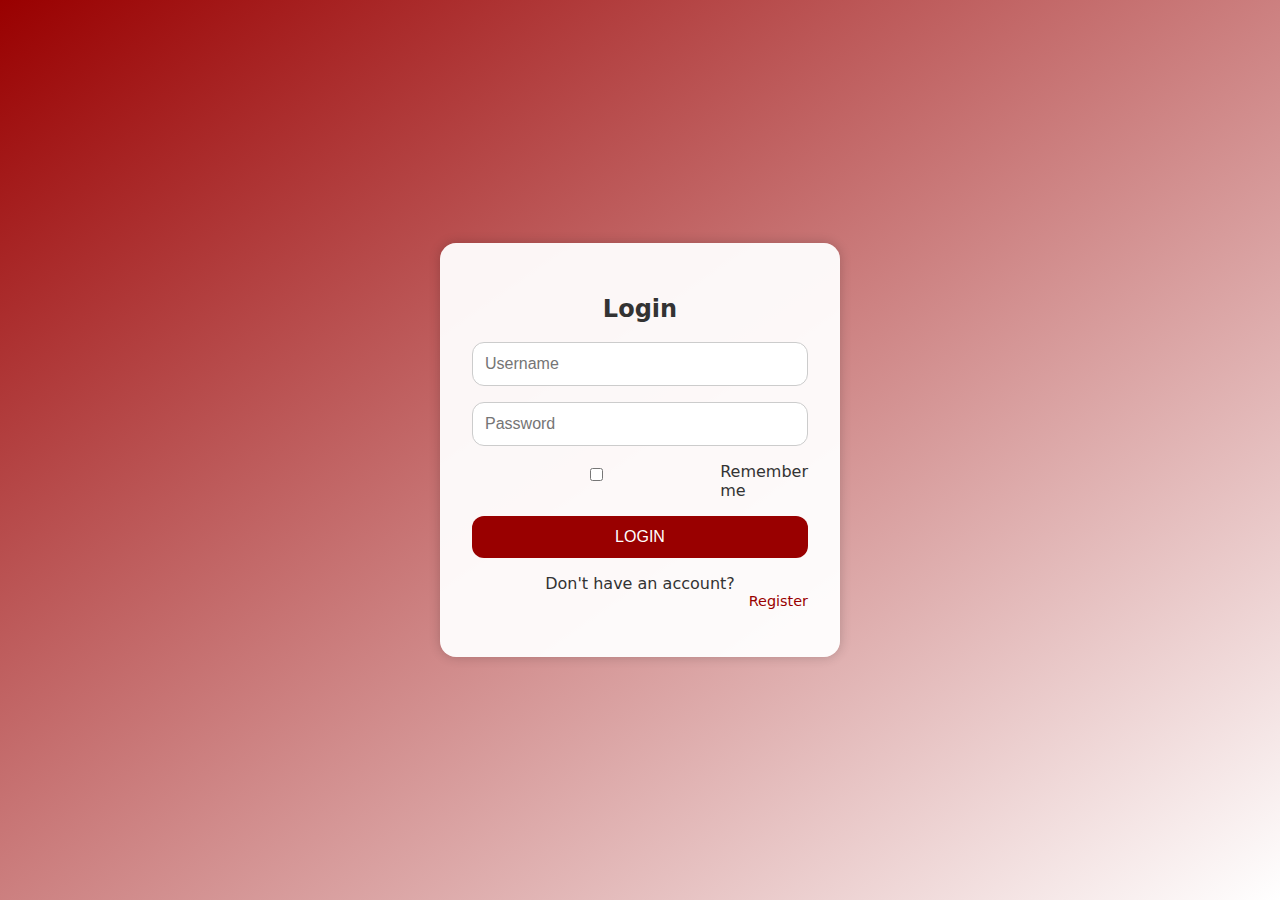
<file: login.html>
<!DOCTYPE html>
<html lang="en">
<head>
  <meta charset="UTF-8" />
  <meta name="viewport" content="width=device-width, initial-scale=1" />
  <title>Login</title>
  <link rel="stylesheet" href="styles.css" />
</head>
<body class="login-page">
  <div class="auth-card">
    <h2 style="text-align:center;">Login</h2>
    <form id="loginForm">
      <input type="text" id="loginEmail" placeholder="Username" required />
      <input type="password" id="loginPassword" placeholder="Password" required />
      <div class="checkbox">
        <input type="checkbox" id="rememberMe" />
        <label for="rememberMe">Remember me</label>
      </div>
      <button type="submit">LOGIN</button>
    </form>
    <p id="loginMessage"></p>
    <p style="text-align:center;">Don't have an account? <a href="register.html" class="link">Register</a></p>
  </div>
  <script src="script.js"></script>
</body>
</html>
</file>
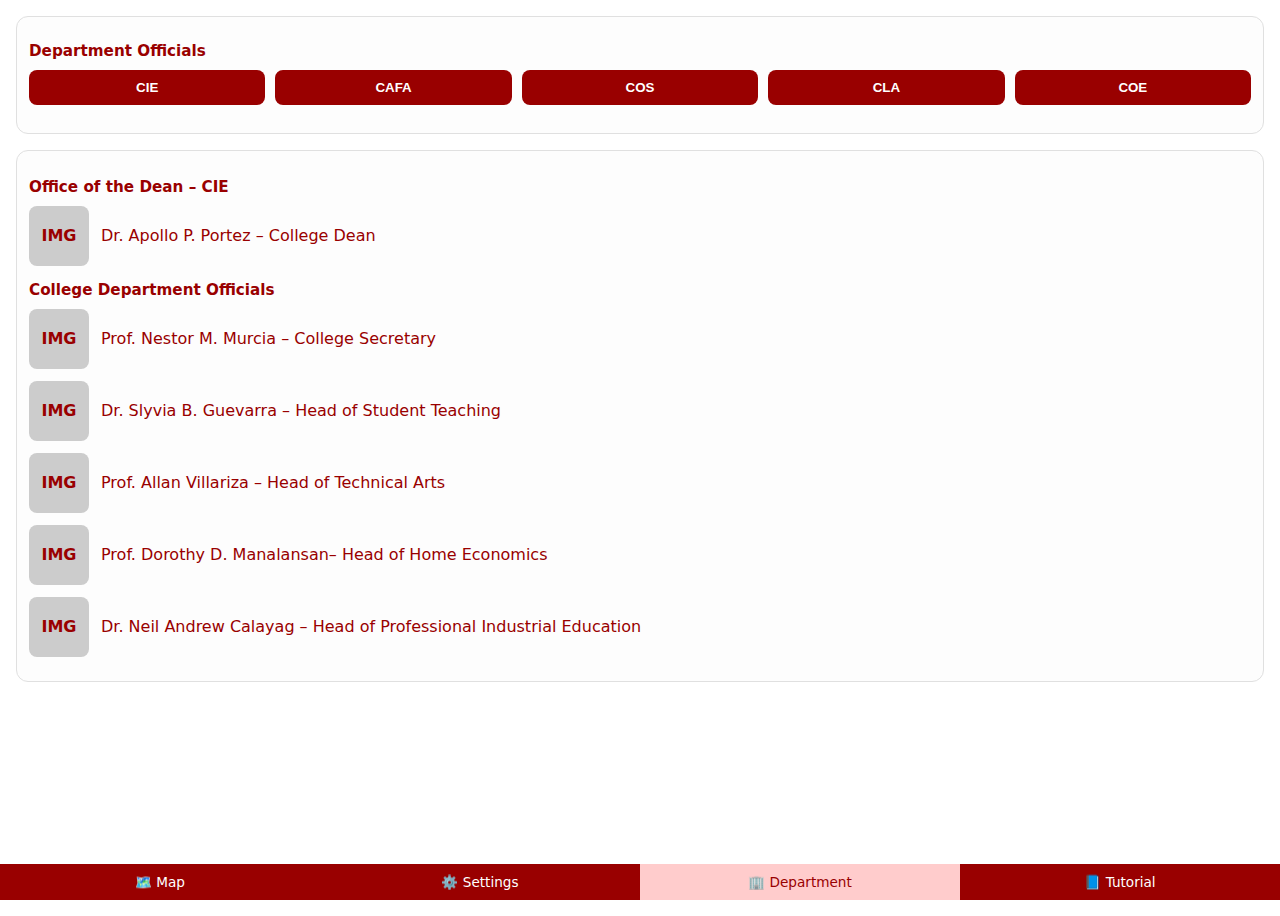
<file: officials.html>
<!DOCTYPE html>
<html lang="en">
<head>
  <meta charset="UTF-8" />
  <meta name="viewport" content="width=device-width, initial-scale=1" />
  <title>Department Officials</title>
  <link rel="stylesheet" href="styles.css" />
</head>
<body>
  <main class="content">
    <!-- Page Title -->
    <section class="card">
      <h2 class="section-title">Department Officials</h2>

      <!-- Department Selector -->
      <div class="btn-group">
        <button class="dept-btn" onclick="showDept('cie')">CIE</button>
        <button class="dept-btn" onclick="showDept('cafa')">CAFA</button>
        <button class="dept-btn" onclick="showDept('cos')">COS</button>
        <button class="dept-btn" onclick="showDept('cla')">CLA</button>
        <button class="dept-btn" onclick="showDept('coe')">COE</button>
      </div>
    </section>

    <!-- CIE Section -->
    <section class="card dept-section" id="cie">
      <h3 class="section-title">Office of the Dean – CIE</h3>
      <div class="official">
        <div class="img-placeholder">IMG</div>
        <div class="info">Dr. Apollo P. Portez – College Dean</div>
      </div>
      <h3 class="section-title">College Department Officials</h3>
      <div class="official"><div class="img-placeholder">IMG</div><div class="info">Prof. Nestor M. Murcia – College Secretary</div></div>
      <div class="official"><div class="img-placeholder">IMG</div><div class="info">Dr. Slyvia B. Guevarra – Head of Student Teaching</div></div>
      <div class="official"><div class="img-placeholder">IMG</div><div class="info">Prof. Allan Villariza – Head of Technical Arts</div></div>
      <div class="official"><div class="img-placeholder">IMG</div><div class="info">Prof. Dorothy D. Manalansan– Head of Home Economics</div></div>
      <div class="official"><div class="img-placeholder">IMG</div><div class="info">Dr. Neil Andrew Calayag – Head of Professional Industrial Education</div></div>
    </section>

    <!-- CAFA Section -->
    <section class="card dept-section" id="cafa" style="display:none;">
      <h3 class="section-title">Office of the Dean – CAFA</h3>
      <div class="official"><div class="img-placeholder">IMG</div><div class="info">Prof. Elpido T. Balais Jr. – College Dean</div></div>
      <h3 class="section-title">College Department Officials</h3>
      <div class="official"><div class="img-placeholder">IMG</div><div class="info">Ar. Rosellia Rowena Manzano – College Secretary</div></div>
      <div class="official"><div class="img-placeholder">IMG</div><div class="info">Ar. Rosellia Rowena Manzano – Head of Architecture Department</div></div>
      <div class="official"><div class="img-placeholder">IMG</div><div class="info">Prof. Wilma Enriquez – Head of Architecture Department</div></div>
      <div class="official"><div class="img-placeholder">IMG</div><div class="info">Prof. Lowell Quey S. Fabrigar – Head of Architecture Department</div></div>
    </section>

    <!-- COS Section -->
    <section class="card dept-section" id="cos" style="display:none;">
      <h3 class="section-title">Office of the Dean – COS</h3>
      <div class="official"><div class="img-placeholder">IMG</div><div class="info">Dean – COS</div></div>
      <h3 class="section-title">College Department Officials</h3>
      <div class="official"><div class="img-placeholder">IMG</div><div class="info">Head – Biology</div></div>
      <div class="official"><div class="img-placeholder">IMG</div><div class="info">Head – Chemistry</div></div>
    </section>

    <!-- CLA Section -->
    <section class="card dept-section" id="cla" style="display:none;">
      <h3 class="section-title">Office of the Dean – CLA</h3>
      <div class="official"><div class="img-placeholder">IMG</div><div class="info">Dean – CLA</div></div>
      <h3 class="section-title">College Department Officials</h3>
      <div class="official"><div class="img-placeholder">IMG</div><div class="info">Head – Literature</div></div>
      <div class="official"><div class="img-placeholder">IMG</div><div class="info">Head – Philosophy</div></div>
    </section>

    <!-- COE Section -->
    <section class="card dept-section" id="coe" style="display:none;">
      <h3 class="section-title">Office of the Dean – COE</h3>
      <div class="official"><div class="img-placeholder">IMG</div><div class="info">Dean – COE</div></div>
      <h3 class="section-title">College Department Officials</h3>
      <div class="official"><div class="img-placeholder">IMG</div><div class="info">Head – Electrical Engineering</div></div>
      <div class="official"><div class="img-placeholder">IMG</div><div class="info">Head – Civil Engineering</div></div>
    </section>
  </main>

  <!-- Bottom Navigation -->
  <nav class="bottom-nav">
    <a class="nav-item" href="index.html">🗺️ Map</a>
    <a class="nav-item" href="settings.html">⚙️ Settings</a>
    <a class="nav-item" href="officials.html" aria-current="page">🏢 Department</a>
    <a class="nav-item" href="tutorial.html">📘 Tutorial</a>
  </nav>

  <script src="script.js"></script>
</body>
</html>
</file>
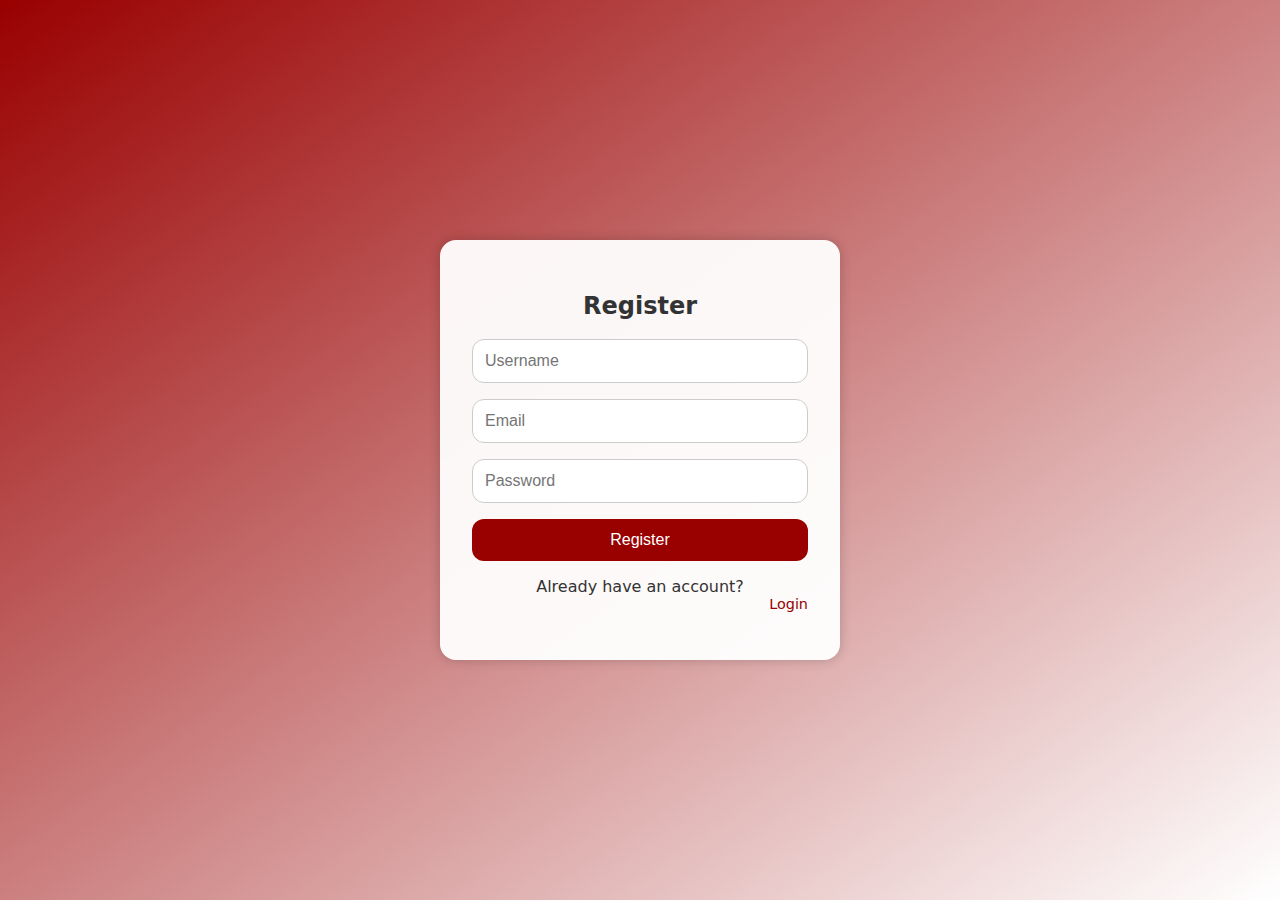
<file: register.html>
<!DOCTYPE html>
<html lang="en">
<head>
  <meta charset="UTF-8" />
  <meta name="viewport" content="width=device-width, initial-scale=1" />
  <title>Register</title>
  <link rel="stylesheet" href="styles.css" />
</head>
<body class="login-page">
  <div class="auth-card">
    <h2 style="text-align:center;">Register</h2>
    <form id="registerForm">
      <input type="text" id="username" placeholder="Username" required />
      <input type="email" id="email" placeholder="Email" required />
      <input type="password" id="password" placeholder="Password" required />
      <button type="submit">Register</button>
    </form>
    <p id="registerMessage"></p>
    <p style="text-align:center;">Already have an account? <a href="login.html" class="link">Login</a></p>
  </div>
  <script src="script.js"></script>
</body>
</html>
</file>
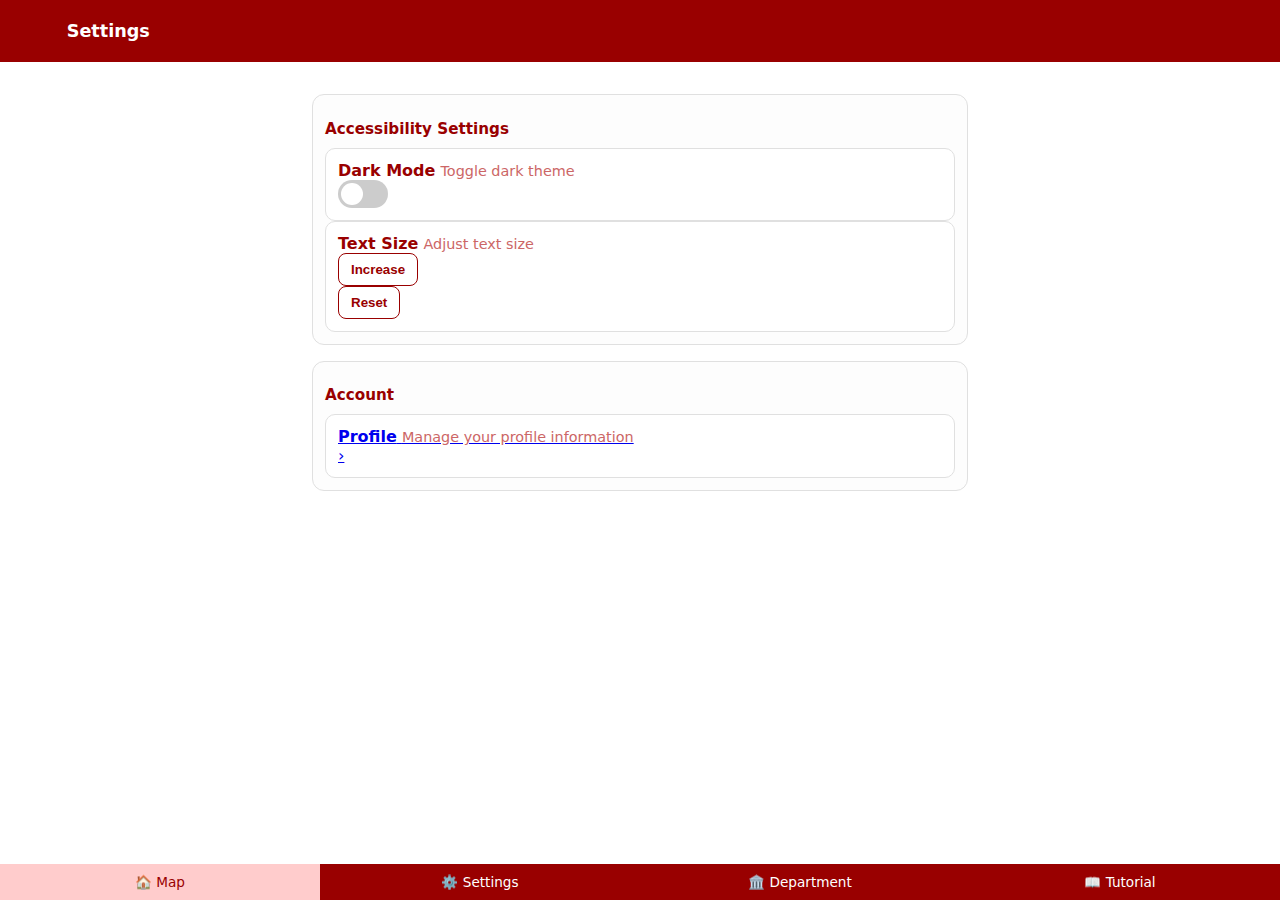
<file: settings.html>
<!DOCTYPE html>
<html lang="en">
<head>
  <meta charset="UTF-8" />
  <meta name="viewport" content="width=device-width, initial-scale=1" />
  <title>Settings</title>
  <link rel="stylesheet" href="styles.css" />
</head>
<body class="app">
  <header class="topbar">
    <a class="back-btn" href="index.html" aria-label="Go back">←</a>
    <h1 class="topbar-title">Settings</h1>
  </header>

  <main class="content">
  <section class="card">
    <h2 class="section-title">Accessibility Settings</h2>

    <!-- Dark Mode Toggle -->
    <div class="list-item">
  <div class="item-info">
    <span class="item-title">Dark Mode</span>
    <span class="item-desc">Toggle dark theme</span>
  </div>
  <label class="switch">
    <input type="checkbox" id="darkModeToggle">
    <span class="slider round"></span>
  </label>
</div>


    <!-- Text Size Adjustment -->
    <div class="list-item">
      <div class="item-info">
        <span class="item-title">Text Size</span>
        <span class="item-desc">Adjust text size</span>
      </div>
      <button id="increaseText" class="btn outline">Increase</button>
      <button id="resetText" class="btn outline">Reset</button>
    </div>
  </section>

    <section class="card">
      <h2 class="section-title">Account</h2>

      <nav class="list" aria-label="Account options">
        <a class="list-item link" href="profile.html">
          <div class="item-info">
            <span class="item-title">Profile</span>
            <span class="item-desc">Manage your profile information</span>
          </div>
          <span class="chevron">›</span>
        </a>
        
      </nav>
    </section>
  </main>

<nav class="bottom-nav map-nav"> 
    <a class="nav-item" href="index.html" aria-current="page">🏠 Map</a> 
    <a class="nav-item" href="settings.html">⚙️ Settings</a> 
    <a class="nav-item" href="officials.html">🏛️ Department</a>  
    <a class="nav-item" href="tutorial.html">📖 Tutorial</a>
</nav>
  <script src="script.js"></script>
</body>
</html>
</file>
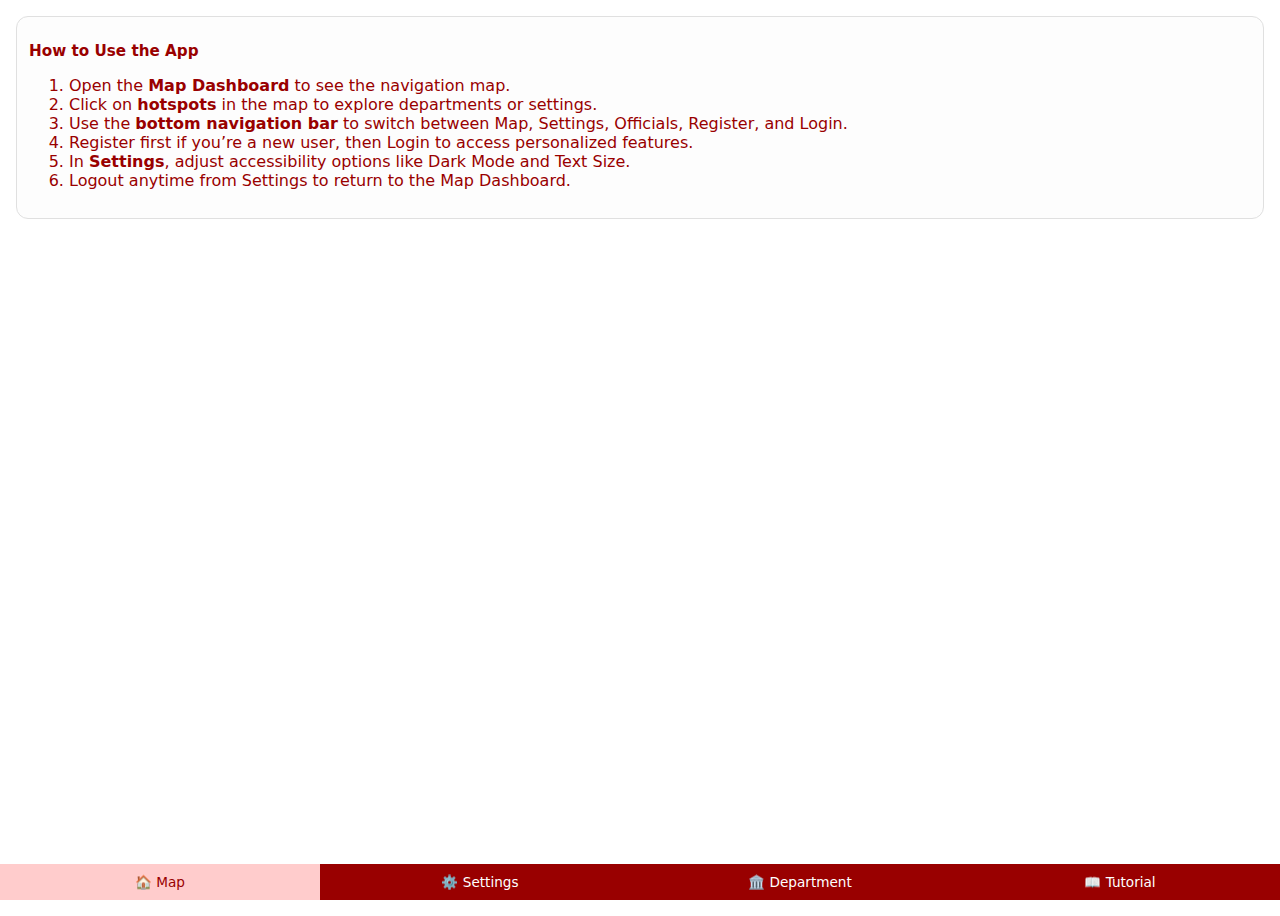
<file: tutorial.html>
<!DOCTYPE html>
<html lang="en">
<head>
  <meta charset="UTF-8" />
  <meta name="viewport" content="width=device-width, initial-scale=1" />
  <title>Tutorial</title>
  <link rel="stylesheet" href="styles.css" />
</head>
<body>
  <main class="content">
    <section class="card">
      <h2 class="section-title">How to Use the App</h2>
      <ol>
        <li>Open the <strong>Map Dashboard</strong> to see the navigation map.</li>
        <li>Click on <strong>hotspots</strong> in the map to explore departments or settings.</li>
        <li>Use the <strong>bottom navigation bar</strong> to switch between Map, Settings, Officials, Register, and Login.</li>
        <li>Register first if you’re a new user, then Login to access personalized features.</li>
        <li>In <strong>Settings</strong>, adjust accessibility options like Dark Mode and Text Size.</li>
        <li>Logout anytime from Settings to return to the Map Dashboard.</li>
      </ol>
    </section>
  </main>

  <!-- Bottom Navigation -->
  <nav class="bottom-nav map-nav"> 
    <a class="nav-item" href="index.html" aria-current="page">🏠 Map</a> 
    <a class="nav-item" href="settings.html">⚙️ Settings</a> 
    <a class="nav-item" href="officials.html">🏛️ Department</a> 
    <a class="nav-item" href="tutorial.html">📖 Tutorial</a>
</nav>
</body>
</html>
</file>
<file: styles.css>
:root {
  --bg: #ffffff;
  --card: #fdfdfd;
  --text: #990000;
  --muted: #cc6666;
  --accent: #cc0000;
  --border: #e0e0e0;
  --brand: #b30000;
  --brand-2: #ffcccc;
  --danger: #ff3333;
}

* { box-sizing: border-box; }
html, body { height: 100%; margin: 0; }
body {
  font-family: system-ui, sans-serif;
  background: var(--bg);
  color: var(--text);
}

/* Top bar */
.topbar {
  position: sticky;
  top: 0;
  display: flex;
  align-items: center;
  gap: 12px;
  padding: 14px 16px;
  background: var(--accent);
  color: #fff;
}
.topbar-title { margin: 0; font-size: 1.1rem; }
.back-btn {
  color: #fff;
  text-decoration: none;
  font-size: 1.25rem;
}
.topbar-title { margin: 0; font-size: 1.1rem; }
.back-btn {
  color: var(--text);
  text-decoration: none;
  font-size: 1.25rem;
  line-height: 1;
  padding: 6px 10px;
  border-radius: 8px;
  border: 1px solid transparent;
}
.back-btn:hover { border-color: var(--border); }

/* Layout */

.app .content, .cover-main {
  max-width: 720px;
  margin: 0 auto;
  padding: 16px;
}
.card {
  background: var(--card);
  border: 1px solid var(--border);
  border-radius: 12px;
  padding: 12px;
  margin: 16px;
}
.section-title {
  font-size: 0.95rem;
  font-weight: 600;
  margin-bottom: 10px;
  color: var(--accent);
}

/* Lists */
.list { display: flex; flex-direction: column; gap: 8px; }
.list-item {
  display: flex;
  justify-content: space-between;
  padding: 12px;
  border: 1px solid var(--border);
  border-radius: 10px;
  background: #fff;
}
.item-title { font-weight: 600; }
.item-desc { color: var(--muted); font-size: 0.9rem; }

.btn {
  border: none;
  border-radius: 8px;
  padding: 8px 12px;
  font-weight: 600;
  cursor: pointer;
  color: #fff;
  background: var(--accent);
}
.btn.outline {
  background: transparent;
  color: var(--accent);
  border: 1px solid var(--accent);
}

/* Toggle (pure CSS) */
.toggle { display: flex; align-items: center; gap: 10px; }
.toggle input {
  appearance: none;
  width: 48px; height: 28px;
  border-radius: 999px;
  position: relative;
  background: #2c3440;
  outline: none;
  cursor: pointer;
  border: 1px solid var(--border);
  transition: background 0.2s ease;
}
.toggle input::after {
  content: "";
  position: absolute;
  top: 50%; left: 4px;
  width: 20px; height: 20px;
  transform: translateY(-50%);
  border-radius: 50%;
  background: #cdd9e5;
  transition: left 0.2s ease, background 0.2s ease;
}
.toggle input:checked { background: #3aa6ff; }
.toggle input:checked::after { left: 24px; background: white; }
.toggle-label { color: var(--muted); font-size: 0.85rem; }

/* Table-style block */
.table { width: 100%; border: 1px solid var(--border); border-radius: 10px; overflow: hidden; }
.table-row { display: grid; grid-template-columns: 1fr 200px; border-top: 1px solid var(--border); }
.table-row:first-child { border-top: none; }
.table-header { background: #11161c; font-weight: 600; }
.table-cell { padding: 12px; }
.person { display: flex; align-items: center; gap: 10px; }
.avatar, .avatar.sm {
  display: grid; place-items: center;
  background: #0f1a24; color: var(--muted);
  border: 1px solid var(--border);
  border-radius: 10px;
}
.avatar { width: 56px; height: 56px; }
.avatar.sm { width: 34px; height: 34px; border-radius: 8px; }
.strong { font-weight: 600; }
.muted { color: var(--muted); font-size: 0.9rem; }

/* Cover page */
.cover-header { text-align: center; padding: 24px 16px 8px; }
.cover-title { margin: 0; letter-spacing: 1px; }
.brand-card {
  display: grid; gap: 16px;
  grid-template-columns: 160px 1fr;
  align-items: center;
  background: linear-gradient(135deg, rgba(43,127,255,0.15), rgba(13,180,185,0.15));
  border: 1px solid var(--border);
  border-radius: 16px;
  padding: 18px;
}
.logo-stack { display: grid; grid-template-columns: 1fr; gap: 10px; }
.circle {
  display: grid; place-items: center;
  width: 64px; height: 64px; border-radius: 50%;
  background: #0f1a24; border: 1px solid var(--border); color: var(--muted);
}
.brand-text h2 { margin: 0 0 6px; font-size: 1.1rem; }
.brand-text p { margin: 0; color: var(--muted); }

/* Bottom nav */
.bottom-nav {
  position: fixed;
  bottom: 0; left: 0; right: 0;
  display: grid;
  grid-template-columns: repeat(4, 1fr);
  background: var(--accent);
  color: #fff;
}
.nav-item {
  display: grid;
  place-items: center;
  padding: 10px 0;
  text-decoration: none;
  color: #fff;
}
.nav-item[aria-current="page"] {
  background: var(--brand-2);
  color: var(--accent);
}
.nav-icon { font-size: 1.2rem; }
.nav-label { font-size: 0.8rem; color: var(--muted); }

@media (max-width: 640px) {
  .table-row { grid-template-columns: 1fr 140px; }
  .brand-card { grid-template-columns: 120px 1fr; }
}
@media (max-width: 420px) {
  .table-row { grid-template-columns: 1fr; }
  .table-header { display: none; }
  .table-cell { border-top: 1px solid var(--border); }
}
@media (max-width: 768px) {
  .list-item { flex-direction: column; align-items: flex-start; }
  .brand-card { grid-template-columns: 1fr; text-align: center; }
}

@media (max-width: 480px) {
  .nav-label { font-size: 0.75rem; }
  .nav-icon { font-size: 1rem; }
}
  .logo-stack {
    justify-content: center;
    grid-template-columns: repeat(2, 64px);
  }

  .table-row {
    grid-template-columns: 1fr;
  }

  .table-header {
    display: none;
  }

  .table-cell {
    border-top: 1px solid var(--border);
  }

  .bottom-nav {
    grid-template-columns: repeat(4, 1fr);
    font-size: 0.85rem;
  }

  .nav-icon {
    font-size: 1rem;
  }

  .nav-label {
    font-size: 0.75rem;
  }

  .list-item {
    flex-direction: column;
    align-items: flex-start;
  }

  .toggle {
    justify-content: flex-start;
  }
/* Dark mode theme */
.dark-mode {
  background: #121212;
  color: #f5f5f5;
}

.dark-mode .card {
  background: #1e1e1e;
  color: #f5f5f5;
}

.dark-mode .bottom-nav {
  background: #222;
}

.dark-mode .topbar {
  background: #222;
}


.collapsible {
  margin-top: 12px;
  transition: max-height 0.3s ease, opacity 0.3s ease;
}

.hidden {
  display: none;
}

/* Slider (switch) style */
.switch {
  position: relative;
  display: inline-block;
  width: 50px;
  height: 28px;
}

.switch input {
  opacity: 0;
  width: 0;
  height: 0;
}

.slider {
  position: absolute;
  cursor: pointer;
  top: 0; left: 0;
  right: 0; bottom: 0;
  background-color: #ccc;
  transition: 0.4s;
  border-radius: 28px;
}

.slider:before {
  position: absolute;
  content: "";
  height: 22px;
  width: 22px;
  left: 3px;
  bottom: 3px;
  background-color: white;
  transition: 0.4s;
  border-radius: 50%;
}

input:checked + .slider {
  background-color: #990000; /* red accent for dark mode */
}

input:checked + .slider:before {
  transform: translateX(22px);
}

input {
  width: 100%;
  padding: 10px;
  border: 1px solid var(--border);
  border-radius: 8px;
  font-size: 1rem;
}

input:focus {
  border-color: var(--accent);
  outline: none;
}

/* App Colors */
:root {
  --accent: #990000; /* red theme */
  --bg-gradient: linear-gradient(to bottom right, #990000, #ffffff); /* red to white gradient */
  --input-bg: #ffffff;
  --input-border: #ccc;
}

/* Fullscreen gradient background */
body.login-page {
  background: var(--bg-gradient);
  color: #fff;
  display: flex;
  align-items: center;
  justify-content: center;
  min-height: 100vh;
}

/* Card container */
.auth-card {
  background: rgba(255, 255, 255, 0.95);
  border-radius: 16px;
  padding: 32px;
  width: 100%;
  max-width: 400px;
  box-shadow: 0 0 12px rgba(0, 0, 0, 0.2);
  color: #333;
}

/* Inputs */
.auth-card input {
  width: 100%;
  padding: 12px;
  margin-bottom: 16px;
  border: 1px solid var(--input-border);
  border-radius: 12px;
  font-size: 1rem;
}

/* Buttons */
.auth-card button {
  width: 100%;
  padding: 12px;
  background: var(--accent);
  color: white;
  border: none;
  border-radius: 12px;
  font-size: 1rem;
  cursor: pointer;
}

.auth-card button:hover {
  background: #b30000;
}

/* Links and checkbox */
.auth-card .link {
  display: block;
  text-align: right;
  font-size: 0.9rem;
  color: var(--accent);
  text-decoration: none;
  margin-bottom: 12px;
}

.auth-card .checkbox {
  display: flex;
  align-items: center;
  margin-bottom: 16px;
}

.banner {
  text-align: center;
  font-weight: bold;
  margin: 16px 0;
  font-size: 1.4rem;
  color: var(--accent);
  background: rgba(255,255,255,0.8);
  padding: 12px;
  border-radius: 8px;
}

/* COMING SOON Banner */
.coming-soon {
  position: absolute;
  top: 50%;
  left: 50%;
  transform: translate(-50%, -50%);
  font-size: clamp(1.5rem, 5vw, 3rem); /* scales with screen size */
  font-weight: bold;
  color: #990000;
  background: rgba(255,255,255,0.85);
  padding: clamp(10px, 3vw, 20px) clamp(20px, 5vw, 40px);
  border-radius: 12px;
  text-align: center;
  box-shadow: 0 0 12px rgba(0,0,0,0.3);
  max-width: 90%; /* prevents overflow on small screens */
  word-wrap: break-word;
}

/* Extra polish for small screens */
@media (max-width: 480px) {
  .coming-soon {
    font-size: 1.8rem;
    padding: 12px 20px;
  }
}

.btn-group {
  display: flex;
  flex-wrap: wrap;
  gap: 10px;
  margin-bottom: 16px;
}

.dept-btn {
  flex: 1;
  padding: 10px;
  background: var(--accent);
  color: white;
  border: none;
  border-radius: 8px;
  cursor: pointer;
  font-weight: bold;
}

.dept-btn:hover {
  background: #b30000;
}

.official {
  display: flex;
  align-items: center;
  gap: 12px;
  margin-bottom: 12px;
}

.img-placeholder {
  width: 60px;
  height: 60px;
  background: #ccc;
  border-radius: 8px;
  display: flex;
  align-items: center;
  justify-content: center;
  font-weight: bold;
}

.info {
  font-size: 1rem;
}
</file>
